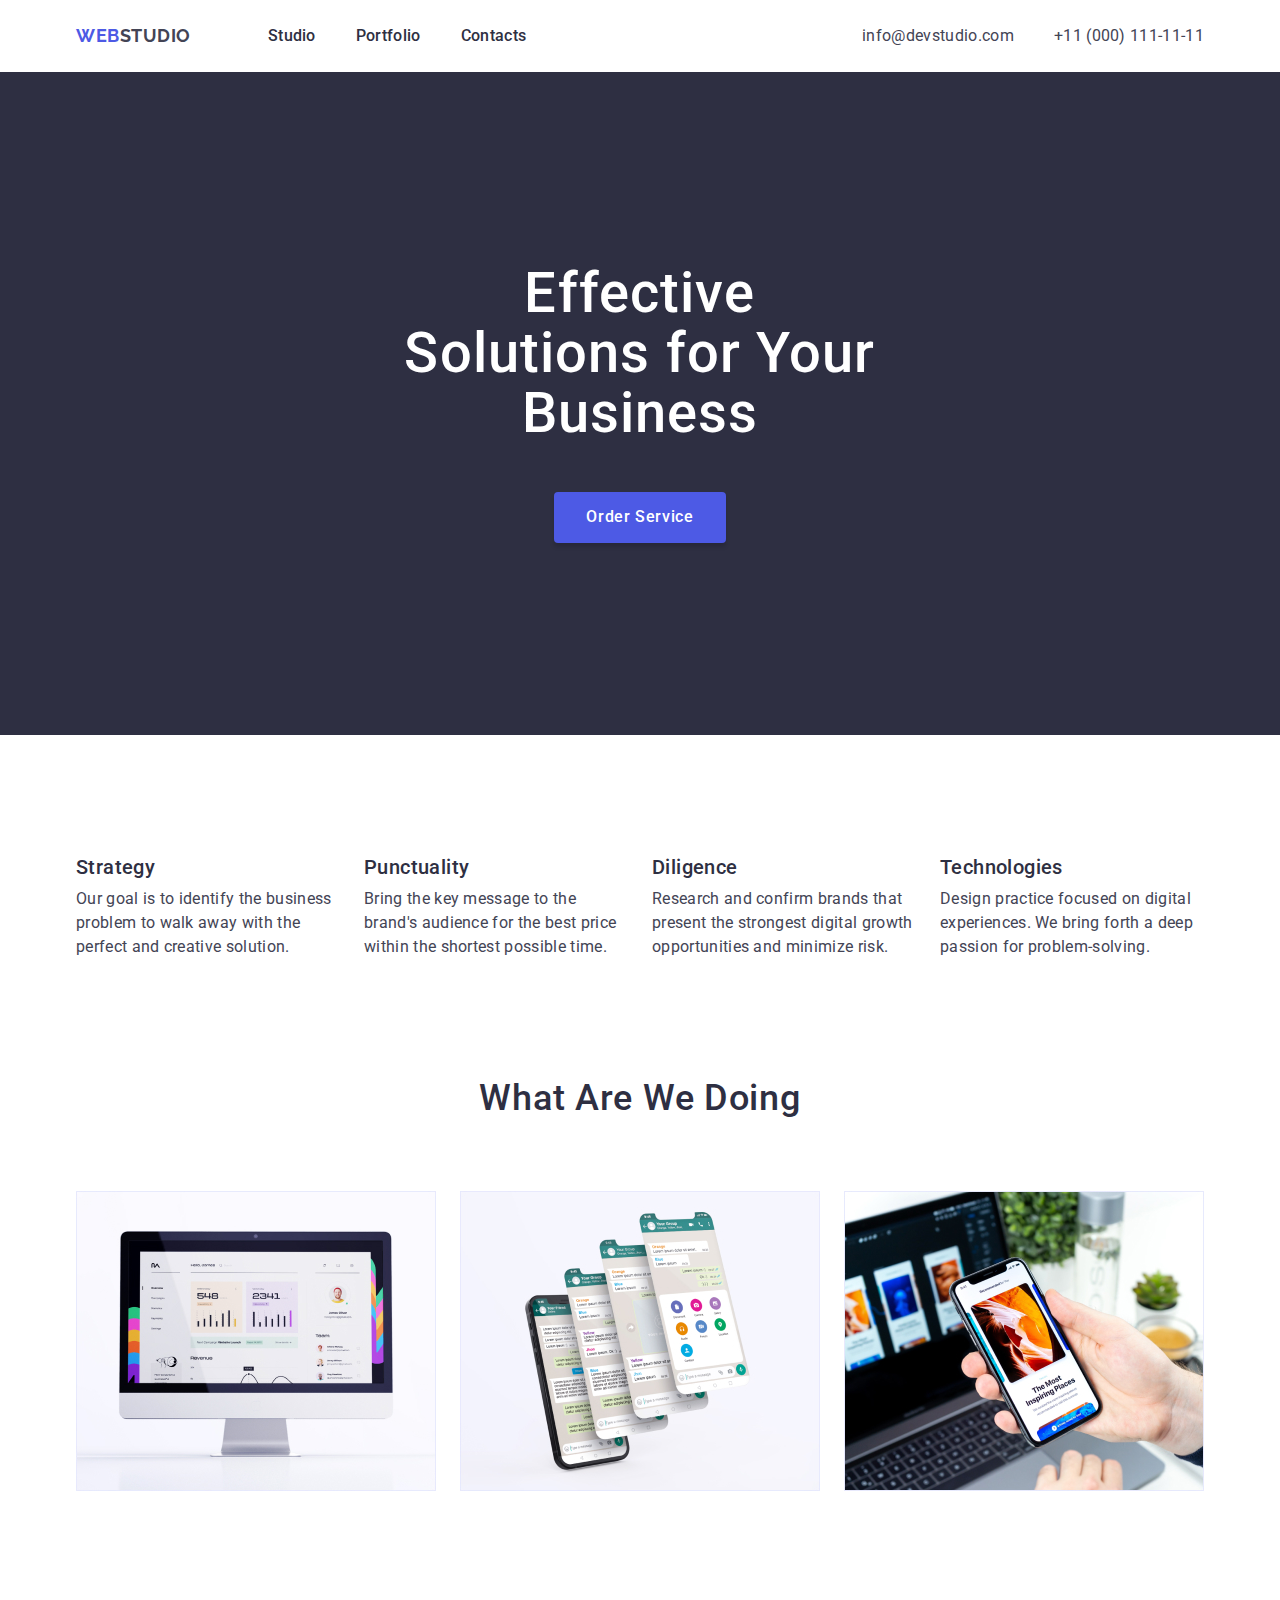
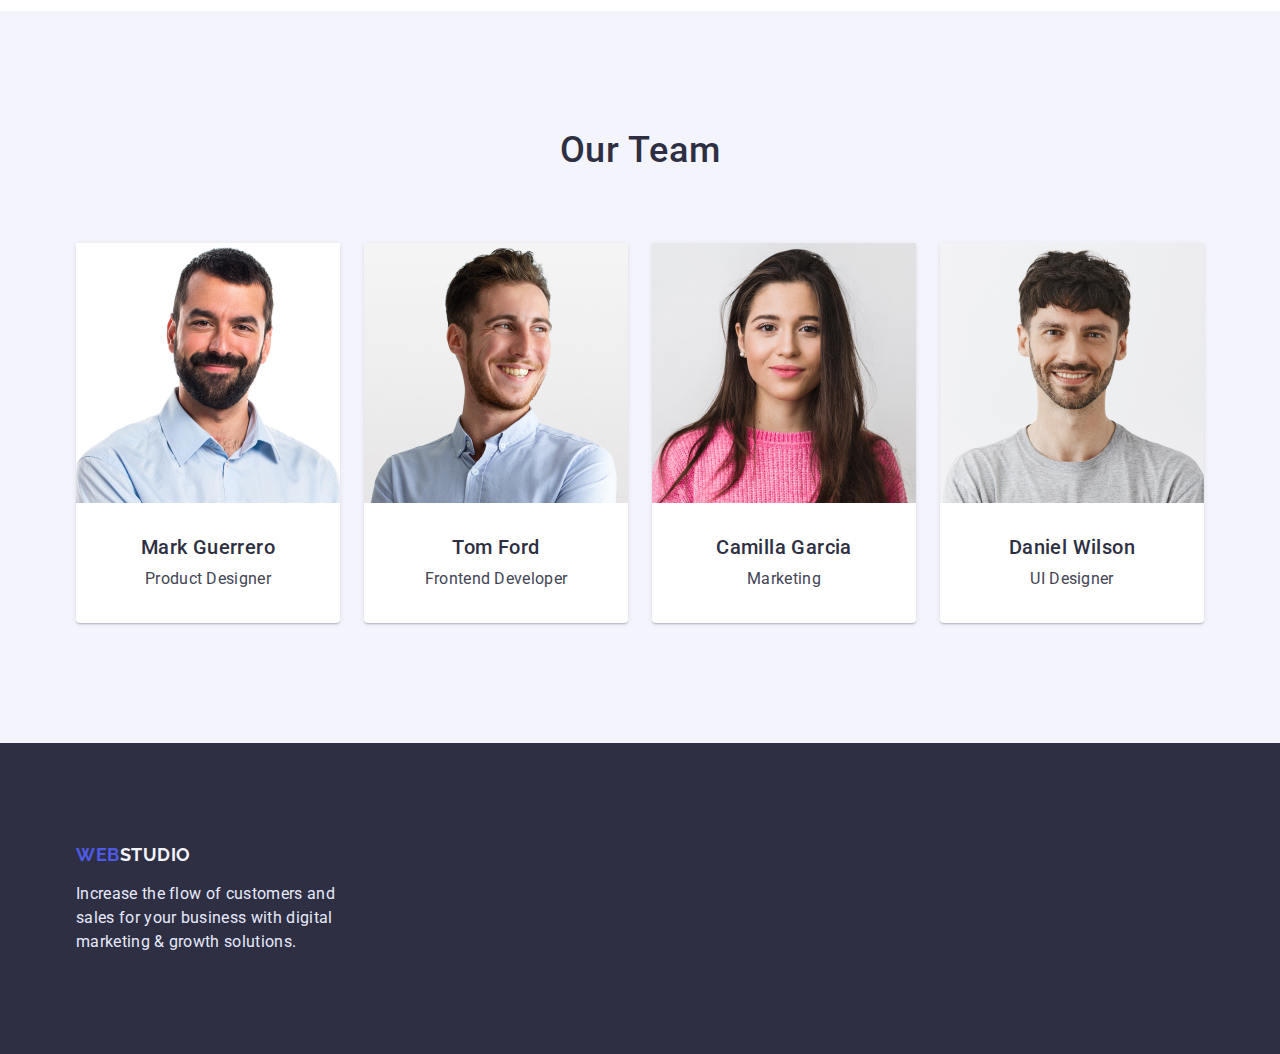
<file: index.html>
<!DOCTYPE html>
<html lang="en">
  <head>
    <meta charset="UTF-8" />
    <meta http-equiv="X-UA-Compatible" content="IE=edge" />
    <meta name="viewport" content="width=device-width, initial-scale=1.0" />
    <title>Web Studio</title>
    <link rel="preconnect" href="https://fonts.googleapis.com" />
    <link rel="preconnect" href="https://fonts.gstatic.com" crossorigin />
    <link
      href="https://fonts.googleapis.com/css2?family=Raleway:wght@700&family=Roboto:wght@400;500;700;900&display=swap"
      rel="stylesheet"
    />
    <link
      rel="stylesheet"
      href="https://cdnjs.cloudflare.com/ajax/libs/modern-normalize/1.1.0/modern-normalize.css"
    />
    <link rel="stylesheet" href="./css/styles.css" />
  </head>

  <body>
    <!-- Header -->
    <header>
      <div class="container">
        <nav class="main-nav">
          <a class="logo" href="/"><span class="accent">Web</span>Studio</a>
          <ul class="nav-list list">
            <li class="item"><a href="./index.html">Studio</a></li>
            <li class="item"><a href="./portfolio.html">Portfolio</a></li>
            <li class="item"><a href="/">Contacts</a></li>
          </ul>
        </nav>

        <ul class="contacts list">
          <li class="item">
            <a class="email" href="mailto:info@devstudio.com">info@devstudio.com</a>
          </li>
          <li class="item">
            <a class="phone" href="tel:+11(000)111-11-11">+11 (000) 111-11-11</a>
          </li>
        </ul>
      </div>
    </header>

    <main>
      <!-- Hero -->
      <section class="hero section">
        <div class="container">
          <h1 class="hero-title">Effective Solutions for Your Business</h1>
          <button class="hero-btn btn" type="button">Order Service</button>
        </div>
      </section>

      <!-- Privileges -->
      <section class="privileges section">
        <div class="container">
          <h2 class="section-title visually-hidden">Privileges</h2>
          <ul class="list">
            <li class="item">
              <h3 class="section-subtitle">Strategy</h3>
              <p class="section-description">
                Our goal is to identify the business problem to walk away with the perfect and
                creative solution.
              </p>
            </li>
            <li class="item">
              <h3 class="section-subtitle">Punctuality</h3>
              <p class="section-description">
                Bring the key message to the brand's audience for the best price within the shortest
                possible time.
              </p>
            </li>
            <li class="item">
              <h3 class="section-subtitle">Diligence</h3>
              <p class="section-description">
                Research and confirm brands that present the strongest digital growth opportunities
                and minimize risk.
              </p>
            </li>
            <li class="item">
              <h3 class="section-subtitle">Technologies</h3>
              <p class="section-description">
                Design practice focused on digital experiences. We bring forth a deep passion for
                problem-solving.
              </p>
            </li>
          </ul>
        </div>
      </section>

      <!-- What are we doing -->
      <section class="what-are-we-doing section">
        <div class="container">
          <h2 class="section-title">What are we doing</h2>
          <ul class="list">
            <li class="item">
              <img width="360" height="300" src="./images/img-1.jpg" alt="Monitor with graphs" />
            </li>
            <li class="item">
              <img
                width="360"
                height="300"
                src="./images/img-2.jpg"
                alt="WhatsApp app on the phone"
              />
            </li>
            <li class="item">
              <img
                width="360"
                height="300"
                src="./images/img-3.jpg"
                alt="iPhone with great wallpapers"
              />
            </li>
          </ul>
        </div>
      </section>

      <!-- Our team -->

      <section class="our-team section">
        <div class="container">
          <h2 class="section-title">Our Team</h2>
          <ul class="list">
            <li class="team-card">
              <img width="264" height="260" src="./images/img-4.jpg" alt="Photo of Mark Guerrero" />
              <div class="card-content">
                <h3 class="team-name">Mark Guerrero</h3>
                <p class="team-position">Product Designer</p>
              </div>
            </li>
            <li class="team-card">
              <img width="264" height="260" src="./images/img-5.jpg" alt="Photo of Tom Ford" />
              <div class="card-content">
                <h3 class="team-name">Tom Ford</h3>
                <p class="team-position">Frontend Developer</p>
              </div>
            </li>
            <li class="team-card">
              <img
                width="264"
                height="260"
                src="./images/img-6.jpg"
                alt="Photo of Camilla Garcia"
              />
              <div class="card-content">
                <h3 class="team-name">Camilla Garcia</h3>
                <p class="team-position">Marketing</p>
              </div>
            </li>
            <li class="team-card">
              <img width="264" height="260" src="./images/img-7.jpg" alt="Photo of Daniel Wilson" />
              <div class="card-content">
                <h3 class="team-name">Daniel Wilson</h3>
                <p class="team-position">UI Designer</p>
              </div>
            </li>
          </ul>
        </div>
      </section>
    </main>

    <footer class="footer">
      <div class="container">
        <a class="logo footer-logo" href="/"><span class="accent">Web</span>Studio</a>
        <p class="footer-description">
          Increase the flow of customers and sales for your business with digital marketing & growth
          solutions.
        </p>
      </div>
    </footer>
  </body>
</html>
</file>
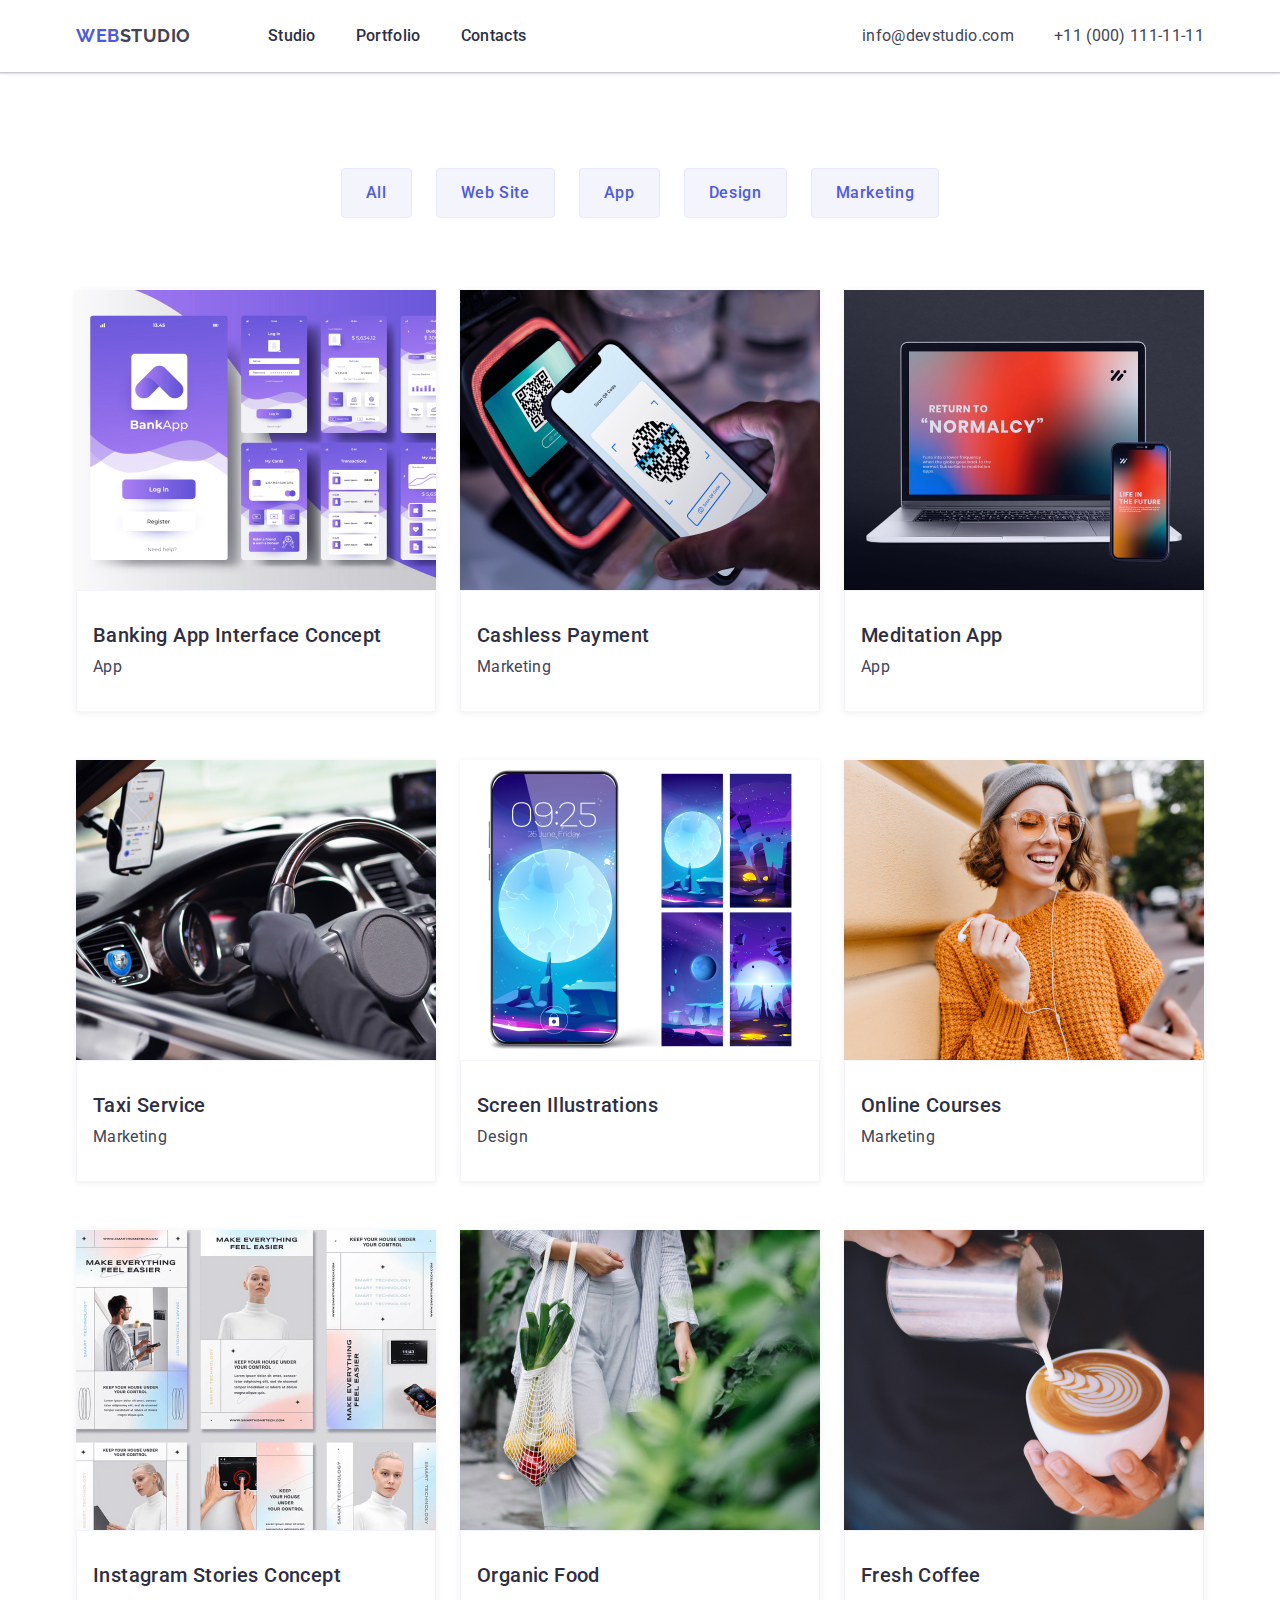
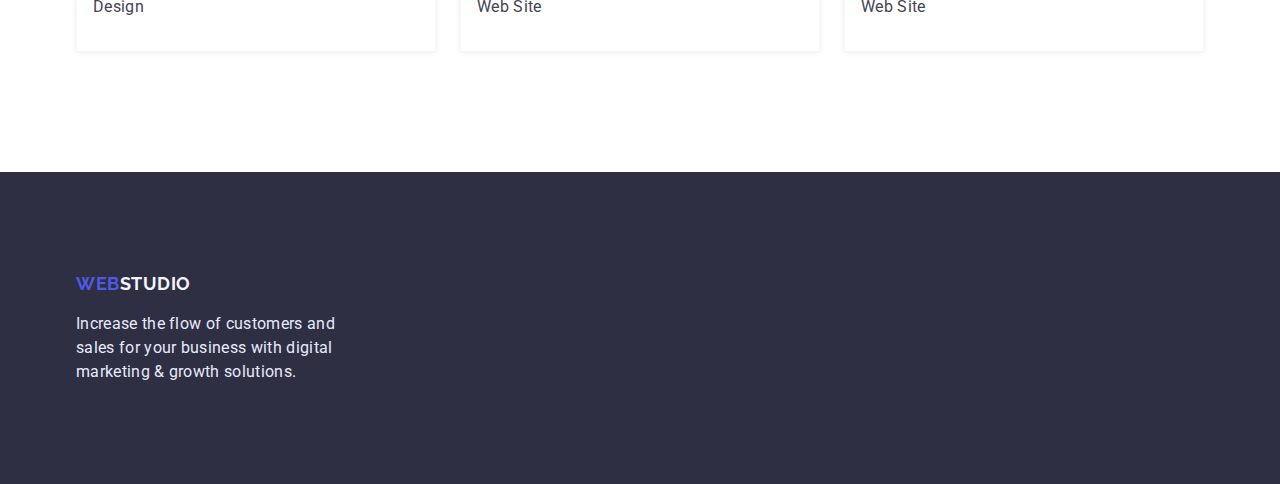
<file: portfolio.html>
<!DOCTYPE html>
<html lang="en">
  <head>
    <meta charset="UTF-8" />
    <meta http-equiv="X-UA-Compatible" content="IE=edge" />
    <meta name="viewport" content="width=device-width, initial-scale=1.0" />
    <title>Portfolio</title>
    <link rel="preconnect" href="https://fonts.googleapis.com" />
    <link rel="preconnect" href="https://fonts.gstatic.com" crossorigin />
    <link
      href="https://fonts.googleapis.com/css2?family=Raleway:wght@700&family=Roboto:wght@400;500;700;900&display=swap"
      rel="stylesheet"
    />
    <link
      rel="stylesheet"
      href="https://cdnjs.cloudflare.com/ajax/libs/modern-normalize/1.1.0/modern-normalize.css"
    />
    <link rel="stylesheet" href="./css/styles.css" />
  </head>

  <body>
    <!-- Header -->

    <header>
      <div class="container">
        <nav class="main-nav">
          <a class="logo" href="/"><span class="accent">Web</span>Studio</a>
          <ul class="nav-list list">
            <li class="item"><a href="./index.html">Studio</a></li>
            <li class="item"><a href="./portfolio.html">Portfolio</a></li>
            <li class="item"><a href="/">Contacts</a></li>
          </ul>
        </nav>

        <ul class="contacts list">
          <li class="item">
            <a class="email" href="mailto:info@devstudio.com">info@devstudio.com</a>
          </li>
          <li class="item">
            <a class="phone" href="tel:+11(000)111-11-11">+11 (000) 111-11-11</a>
          </li>
        </ul>
      </div>
    </header>

    <main>
      <section class="portfolio section">
        <div class="container">
          <h1 class="visually-hidden">Portfolio</h1>
          <ul class="btn-list list">
            <li class="item"><button class="btn portfolio-btn" type="button">All</button></li>
            <li class="item"><button class="btn portfolio-btn" type="button">Web Site</button></li>
            <li class="item"><button class="btn portfolio-btn" type="button">App</button></li>
            <li class="item"><button class="btn portfolio-btn" type="button">Design</button></li>
            <li class="item"><button class="btn portfolio-btn" type="button">Marketing</button></li>
          </ul>
          <ul class="portfolio-list list">
            <li class="portfolio-list-item">
              <a href="/">
                <img width="360" height="300" src="./images/img-2-1.jpg" alt="Bank app" />
                <div class="card-content">
                  <h2 class="project-title">Banking App Interface Concept</h2>
                  <p class="project-description">App</p>
                </div>
              </a>
            </li>
            <li class="portfolio-list-item">
              <a href="/">
                <img width="360" height="300" src="./images/img-2-2.jpg" alt="Payment by phone" />
                <div class="card-content">
                  <h2 class="project-title">Cashless Payment</h2>
                  <p class="project-description">Marketing</p>
                </div>
              </a>
            </li>
            <li class="portfolio-list-item">
              <a href="/">
                <img
                  width="360"
                  height="300"
                  src="./images/img-2-3.jpg"
                  alt="Meditation app on screen MacBook and iPhone"
                />
                <div class="card-content">
                  <h2 class="project-title">Meditation App</h2>
                  <p class="project-description">App</p>
                </div>
              </a>
            </li>
            <li class="portfolio-list-item">
              <a href="/">
                <img width="360" height="300" src="./images/img-2-4.jpg" alt="Car inside" />
                <div class="card-content">
                  <h2 class="project-title">Taxi Service</h2>
                  <p class="project-description">Marketing</p>
                </div>
              </a>
            </li>
            <li class="portfolio-list-item">
              <a href="/">
                <img
                  width="360"
                  height="300"
                  src="./images/img-2-5.jpg"
                  alt="Beautiful wallpaper"
                />
                <div class="card-content">
                  <h2 class="project-title">Screen Illustrations</h2>
                  <p class="project-description">Design</p>
                </div>
              </a>
            </li>
            <li class="portfolio-list-item">
              <a href="/">
                <img
                  width="360"
                  height="300"
                  src="./images/img-2-6.jpg"
                  alt="Girl in headphones listens to online courses"
                />
                <div class="card-content">
                  <h2 class="project-title">Online Courses</h2>
                  <p class="project-description">Marketing</p>
                </div>
              </a>
            </li>
            <li class="portfolio-list-item">
              <a href="/">
                <img
                  width="360"
                  height="300"
                  src="./images/img-2-7.jpg"
                  alt="Instagram Stories Concept"
                />
                <div class="card-content">
                  <h2 class="project-title">Instagram Stories Concept</h2>
                  <p class="project-description">Design</p>
                </div>
              </a>
            </li>
            <li class="portfolio-list-item">
              <a href="/">
                <img width="360" height="300" src="./images/img-2-8.jpg" alt="Organic Food" />
                <div class="card-content">
                  <h2 class="project-title">Organic Food</h2>
                  <p class="project-description">Web Site</p>
                </div>
              </a>
            </li>
            <li class="portfolio-list-item">
              <a href="/">
                <img width="360" height="300" src="./images/img-2-9.jpg" alt="Fresh Coffee" />
                <div class="card-content">
                  <h2 class="project-title">Fresh Coffee</h2>
                  <p class="project-description">Web Site</p>
                </div>
              </a>
            </li>
          </ul>
        </div>
      </section>
    </main>

    <footer class="footer">
      <div class="container">
        <a class="logo footer-logo" href="/"><span class="accent">Web</span>Studio</a>
        <p class="footer-description">
          Increase the flow of customers and sales for your business with digital marketing & growth
          solutions.
        </p>
      </div>
    </footer>
  </body>
</html>
</file>
<file: css/styles.css>
:root {
  --main-text-color: #434455;
  --headings-color: #2e2f42;
  --primary-brand-color: #4d5ae5;
  --light-background-color: #f4f4fd;
  --accent-color: #e7e9fc;
  --white-background-color: #ffffff;
  --active-btn-color: #404bbf;
}

body {
  font-family: 'Roboto', sans-serif;
  font-size: 16px;
  color: var(--main-text-color);
  background-color: var(--white-background-color);
}

.container {
  width: 1158px;
  margin: 0 auto;
  padding: 0 15px;
  /* outline: 2px solid tomato; */
}

.list {
  list-style: none;
  padding: 0;
  margin: 0;
}

a {
  text-decoration: none;
}

h1,
h2,
h3,
p {
  margin: 0;
  padding: 0;
}

/* Header */

header {
  box-shadow: 0px 2px 1px rgba(46, 47, 66, 0.08), 0px 1px 1px rgba(46, 47, 66, 0.16),
    0px 1px 6px rgba(46, 47, 66, 0.08);
}

.logo {
  font-family: 'Raleway';
  font-weight: 700;
  font-size: 18px;
  line-height: 1.33;
  letter-spacing: 0.03em;
  text-transform: uppercase;
  color: var(--main-text-color);
  text-decoration: none;

  padding-top: 24px;
  padding-bottom: 24px;
}

.logo .accent {
  color: var(--primary-brand-color);
}

.main-nav,
header .container {
  display: flex;
  align-items: center;
}

.nav-list {
  display: flex;
  margin-left: 77px;
}

.nav-list .item:not(:last-child) {
  margin-right: 40px;
}

.nav-list a {
  padding: 24px 0;
  display: block;

  font-weight: 500;
  line-height: 1.5;
  letter-spacing: 0.02em;
  color: var(--headings-color);
}

.nav-list a:hover,
.nav-list a:focus {
  color: var(--main-text-color);
}

.nav-list a:active {
  color: var(--primary-brand-color);
}

.contacts.list {
  display: flex;
  margin-left: auto;
}

.contacts .item:last-child {
  margin-left: 40px;
}

.contacts a {
  padding: 24px 0;
  line-height: 1.5;
  letter-spacing: 0.02em;
  color: var(--main-text-color);
}

.contacts a:hover,
.contacts a:focus {
  color: var(--primary-brand-color);
}

/* Hero */

.hero.section {
  background-color: var(--headings-color);
  text-align: center;
  padding-top: 192px;
  padding-bottom: 192px;
}

.hero-title {
  margin: 0 auto 48px;
  width: 492px;

  font-weight: 500;
  font-size: 56px;
  line-height: 1.07;
  letter-spacing: 0.02em;
  color: var(--white-background-color);
}

.btn {
  font-weight: 500;
  font-size: inherit;
  line-height: 1.18;
  letter-spacing: 0.04em;

  border: none;
  cursor: pointer;

  /* text-align: center; */
  display: inline-block;
}

.hero-btn {
  padding: 16px 32px;
  min-width: 170px;

  background-color: var(--primary-brand-color);
  box-shadow: 0px 4px 4px rgba(0, 0, 0, 0.15);
  border-radius: 4px;
  color: var(--white-background-color);
}

.hero-btn:hover,
.hero-btn:focus {
  box-shadow: 0px 1px 6px rgba(46, 47, 66, 0.08), 0px 1px 1px rgba(46, 47, 66, 0.16),
    0px 2px 1px rgba(46, 47, 66, 0.08);
}

.hero-btn:active {
  background-color: var(--active-btn-color);
}

/* Privileges */

.section {
  padding-top: 120px;
  padding-bottom: 120px;
}

.visually-hidden {
  position: absolute;
  width: 1px;
  height: 1px;
  margin: -1px;
  border: 0;
  padding: 0;

  white-space: nowrap;
  clip-path: inset(100%);
  clip: rect(0 0 0 0);
  overflow: hidden;
}

.section-subtitle,
.team-name,
.project-title {
  font-weight: 500;
  font-size: 20px;
  line-height: 1.2;
  letter-spacing: 0.02em;
  color: var(--headings-color);
}

.section-description,
.team-position,
.project-description {
  line-height: 1.5;
  letter-spacing: 0.02em;
}

.privileges .list {
  display: flex;
}

.privileges .item:not(:last-child) {
  margin-right: 24px;
}

.privileges .section-subtitle {
  margin-bottom: 8px;
}

.privileges p {
  margin: 0;
  width: 264px;
}

/* What Are We Doing */

.section-title {
  font-weight: 500;
  font-size: 36px;
  line-height: 1.11;
  letter-spacing: 0.02em;
  text-transform: capitalize;
  color: var(--headings-color);
  text-align: center;
  margin-bottom: 72px;
}

.what-are-we-doing.section {
  padding-top: 0;
}

.what-are-we-doing .list {
  display: flex;
}

.what-are-we-doing img,
.our-team img,
.portfolio-list img {
  display: block;
  max-width: 100%;
}

.what-are-we-doing .item:not(:last-child) {
  margin-right: 24px;
}

/* Our Team */

.our-team.section {
  background-color: var(--light-background-color);
}

.our-team .list {
  display: flex;
  text-align: center;
}

.team-card {
  background-color: var(--white-background-color);
  box-shadow: 0px 1px 6px rgba(46, 47, 66, 0.08), 0px 1px 1px rgba(46, 47, 66, 0.16),
    0px 2px 1px rgba(46, 47, 66, 0.08);
  border-radius: 0px 0px 4px 4px;
}

.our-team .team-card:not(:last-child) {
  margin-right: 24px;
}

.card-content {
  padding-top: 32px;
  padding-bottom: 32px;
}

.card-content .team-name,
.card-content .project-title {
  margin-bottom: 8px;
}

/* Footer */

.footer {
  background-color: var(--headings-color);
  padding-top: 100px;
  padding-bottom: 100px;
}

.footer-logo {
  color: var(--light-background-color);
  display: inline-block;
  margin-bottom: 16px;
  padding: 0;
}

.footer-description {
  line-height: 1.5;
  letter-spacing: 0.02em;
  color: var(--accent-color);
  width: 264px;
}

/* Portfolio */

.portfolio {
  padding-top: 96px;
}

.portfolio-btn {
  padding: 12px 24px;

  background-color: var(--light-background-color);
  border: 1px solid var(--accent-color);
  border-radius: 4px;
  line-height: 1.5;
  color: var(--primary-brand-color);
  /* font-weight: 600; */
}

.btn-list {
  display: flex;
  justify-content: center;
  margin-bottom: 72px;
}

.btn-list .item:not(:last-child) {
  margin-right: 24px;
}

.portfolio-btn:hover,
.portfolio-btn:focus {
  background-color: var(--primary-brand-color);
  box-shadow: 0px 1px 6px rgba(46, 47, 66, 0.08), 0px 1px 1px rgba(46, 47, 66, 0.16),
    0px 2px 1px rgba(46, 47, 66, 0.08);

  color: var(--white-background-color);
  border: 1px solid transparent;
}

.portfolio-btn:active {
  background-color: var(--active-btn-color);
  box-shadow: 0px 4px 4px rgba(0, 0, 0, 0.15);
}

.portfolio-btn:current {
  background: var(--primary-brand-color);
  box-shadow: 0px 3px 1px rgba(0, 0, 0, 0.1), 0px 2px 1px rgba(0, 0, 0, 0.08),
    0px 2px 2px rgba(0, 0, 0, 0.12);
}

.portfolio-list {
  display: flex;
  flex-wrap: wrap;
}

.portfolio-list-item:not(:nth-child(3n)) {
  margin-right: 24px;
}

.portfolio-list-item:not(:nth-last-child(-n + 3)) {
  margin-bottom: 48px;
}

.portfolio-list-item {
  /* width: 360px; */
  box-shadow: 0px 1px 6px rgba(46, 47, 66, 0.08);
}

.portfolio-list-item:hover,
.portfolio-list-item:focus {
  box-shadow: 0px 1px 6px rgba(46, 47, 66, 0.08), 0px 1px 1px rgba(46, 47, 66, 0.16),
    0px 2px 1px rgba(46, 47, 66, 0.08);
}

.portfolio-list .card-content {
  padding-left: 16px;
  border: 0.5px solid var(--light-background-color);
}

.portfolio-list a {
  color: var(--main-text-color);
}
</file>
